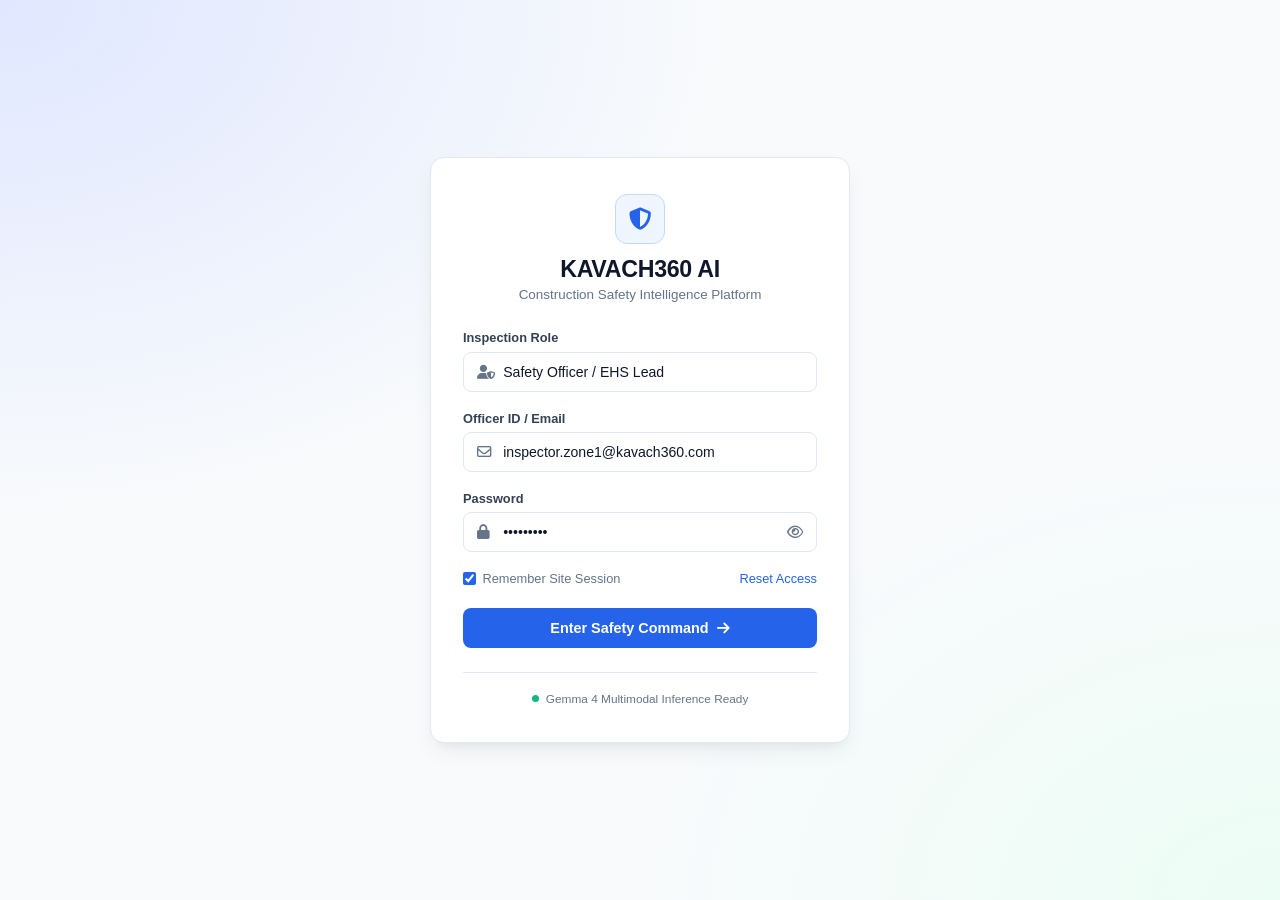
<file: frontend/login.html>
<!DOCTYPE html>
<html lang="en">

<head>
    <meta charset="UTF-8" />
    <meta name="viewport" content="width=device-width, initial-scale=1.0" />
    <title>KAVACH360 AI - Login</title>

    <!-- Font Awesome Icons -->
    <link rel="stylesheet" href="https://cdnjs.cloudflare.com/ajax/libs/font-awesome/6.5.1/css/all.min.css" />

    <style>
        :root {
            --bg-page: #f8fafc;
            --card-bg: #ffffff;
            --text-main: #0f172a;
            --text-muted: #64748b;
            --border-color: #e2e8f0;
            --primary: #2563eb;
            --primary-hover: #1d4ed8;
            --success: #10b981;
            --shadow-subtle: 0 10px 25px -5px rgba(15, 23, 42, 0.08), 0 8px 10px -6px rgba(15, 23, 42, 0.04);
        }

        * {
            margin: 0;
            padding: 0;
            box-sizing: border-box;
            font-family: -apple-system, BlinkMacSystemFont, "Segoe UI", Roboto, Helvetica, Arial, sans-serif;
        }

        body {
            background-color: var(--bg-page);
            background-image:
                radial-gradient(at 0% 0%, #e0e7ff 0px, transparent 40%),
                radial-gradient(at 100% 100%, #ecfdf5 0px, transparent 35%);
            color: var(--text-main);
            min-height: 100vh;
            display: flex;
            align-items: center;
            justify-content: center;
            padding: 1.5rem;
        }

        .login-container {
            width: 100%;
            max-width: 420px;
            background: var(--card-bg);
            border: 1px solid var(--border-color);
            border-radius: 14px;
            padding: 2.25rem 2rem;
            box-shadow: var(--shadow-subtle);
        }

        .brand-header {
            text-align: center;
            margin-bottom: 1.75rem;
        }

        .brand-icon {
            width: 50px;
            height: 50px;
            background: #eff6ff;
            border: 1px solid #bfdbfe;
            color: var(--primary);
            border-radius: 12px;
            display: inline-flex;
            align-items: center;
            justify-content: center;
            font-size: 1.4rem;
            margin-bottom: 0.75rem;
        }

        .brand-header h1 {
            font-size: 1.45rem;
            font-weight: 700;
            color: var(--text-main);
            letter-spacing: -0.3px;
        }

        .brand-header p {
            color: var(--text-muted);
            font-size: 0.84rem;
            margin-top: 0.25rem;
        }

        .form-group {
            margin-bottom: 1.15rem;
        }

        .form-group label {
            display: block;
            font-size: 0.8rem;
            font-weight: 600;
            color: #334155;
            margin-bottom: 0.4rem;
        }

        .input-wrapper {
            position: relative;
            display: flex;
            align-items: center;
        }

        .input-wrapper i.leading-icon {
            position: absolute;
            left: 0.9rem;
            color: var(--text-muted);
            font-size: 0.9rem;
            pointer-events: none;
        }

        .input-wrapper input,
        .input-wrapper select {
            width: 100%;
            background: #ffffff;
            border: 1px solid var(--border-color);
            border-radius: 8px;
            padding: 0.7rem 0.9rem 0.7rem 2.45rem;
            color: var(--text-main);
            font-size: 0.88rem;
            outline: none;
            transition: all 0.2s ease;
        }

        .input-wrapper select {
            appearance: none;
            cursor: pointer;
        }

        .input-wrapper input:focus,
        .input-wrapper select:focus {
            border-color: var(--primary);
            box-shadow: 0 0 0 3px rgba(37, 99, 235, 0.12);
        }

        .password-toggle {
            position: absolute;
            right: 0.9rem;
            background: none;
            border: none;
            color: var(--text-muted);
            cursor: pointer;
            font-size: 0.9rem;
            display: flex;
            align-items: center;
        }

        .password-toggle:hover {
            color: var(--text-main);
        }

        .form-options {
            display: flex;
            justify-content: space-between;
            align-items: center;
            font-size: 0.8rem;
            margin-bottom: 1.4rem;
        }

        .remember-me {
            display: flex;
            align-items: center;
            gap: 0.4rem;
            color: var(--text-muted);
            cursor: pointer;
        }

        .remember-me input {
            accent-color: var(--primary);
        }

        .forgot-link {
            color: var(--primary);
            text-decoration: none;
            font-weight: 500;
        }

        .forgot-link:hover {
            text-decoration: underline;
        }

        .btn-submit {
            width: 100%;
            background: var(--primary);
            color: #ffffff;
            border: none;
            padding: 0.75rem;
            border-radius: 8px;
            font-size: 0.9rem;
            font-weight: 600;
            cursor: pointer;
            transition: background 0.2s ease;
            display: flex;
            align-items: center;
            justify-content: center;
            gap: 0.5rem;
        }

        .btn-submit:hover {
            background: var(--primary-hover);
        }

        .status-badge {
            display: flex;
            align-items: center;
            justify-content: center;
            gap: 0.45rem;
            font-size: 0.74rem;
            color: var(--text-muted);
            margin-top: 1.5rem;
            padding-top: 1.15rem;
            border-top: 1px solid var(--border-color);
        }

        .status-badge span.dot {
            width: 7px;
            height: 7px;
            background: var(--success);
            border-radius: 50%;
        }
    </style>
</head>

<body>

    <div class="login-container">
        <div class="brand-header">
            <div class="brand-icon">
                <i class="fa-solid fa-shield-halved"></i>
            </div>
            <h1>KAVACH360 AI</h1>
            <p>Construction Safety Intelligence Platform</p>
        </div>

        <form id="loginForm">
            <!-- Role Selection -->
            <div class="form-group">
                <label for="role">Inspection Role</label>
                <div class="input-wrapper">
                    <i class="fa-solid fa-user-shield leading-icon"></i>
                    <select id="role" required>
                        <option value="safety_officer">Safety Officer / EHS Lead</option>
                        <option value="site_supervisor">Site Supervisor</option>
                        <option value="auditor">Compliance Auditor</option>
                        <option value="admin">Site Administrator</option>
                    </select>
                </div>
            </div>

            <!-- Email / ID -->
            <div class="form-group">
                <label for="email">Officer ID / Email</label>
                <div class="input-wrapper">
                    <i class="fa-regular fa-envelope leading-icon"></i>
                    <input type="text" id="email" placeholder="officer@kavach360.internal"
                        value="inspector.zone1@kavach360.com" required />
                </div>
            </div>

            <!-- Password -->
            <div class="form-group">
                <label for="password">Password</label>
                <div class="input-wrapper">
                    <i class="fa-solid fa-lock leading-icon"></i>
                    <input type="password" id="password" placeholder="••••••••" value="demo12345" required />
                    <button type="button" class="password-toggle" id="togglePassword">
                        <i class="fa-regular fa-eye"></i>
                    </button>
                </div>
            </div>

            <!-- Options -->
            <div class="form-options">
                <label class="remember-me">
                    <input type="checkbox" checked /> Remember Site Session
                </label>
                <a href="#" class="forgot-link">Reset Access</a>
            </div>

            <!-- Submit -->
            <button type="submit" class="btn-submit">
                <span>Enter Safety Command</span>
                <i class="fa-solid fa-arrow-right"></i>
            </button>
        </form>

        <div class="status-badge">
            <span class="dot"></span>
            <span>Gemma 4 Multimodal Inference Ready</span>
        </div>
    </div>

    <script>
        const toggleBtn = document.getElementById("togglePassword");
        const passwordInput = document.getElementById("password");

        toggleBtn.addEventListener("click", () => {
            const type = passwordInput.getAttribute("type") === "password" ? "text" : "password";
            passwordInput.setAttribute("type", type);
            toggleBtn.innerHTML = type === "password"
                ? '<i class="fa-regular fa-eye"></i>'
                : '<i class="fa-regular fa-eye-slash"></i>';
        });

        document.getElementById("loginForm").addEventListener("submit", (e) => {
            e.preventDefault();
            const role = document.getElementById("role").value;
            localStorage.setItem("kavach_user_role", role);
            window.location.href = "index.html";
        });
    </script>
</body>

</html>
</file>
